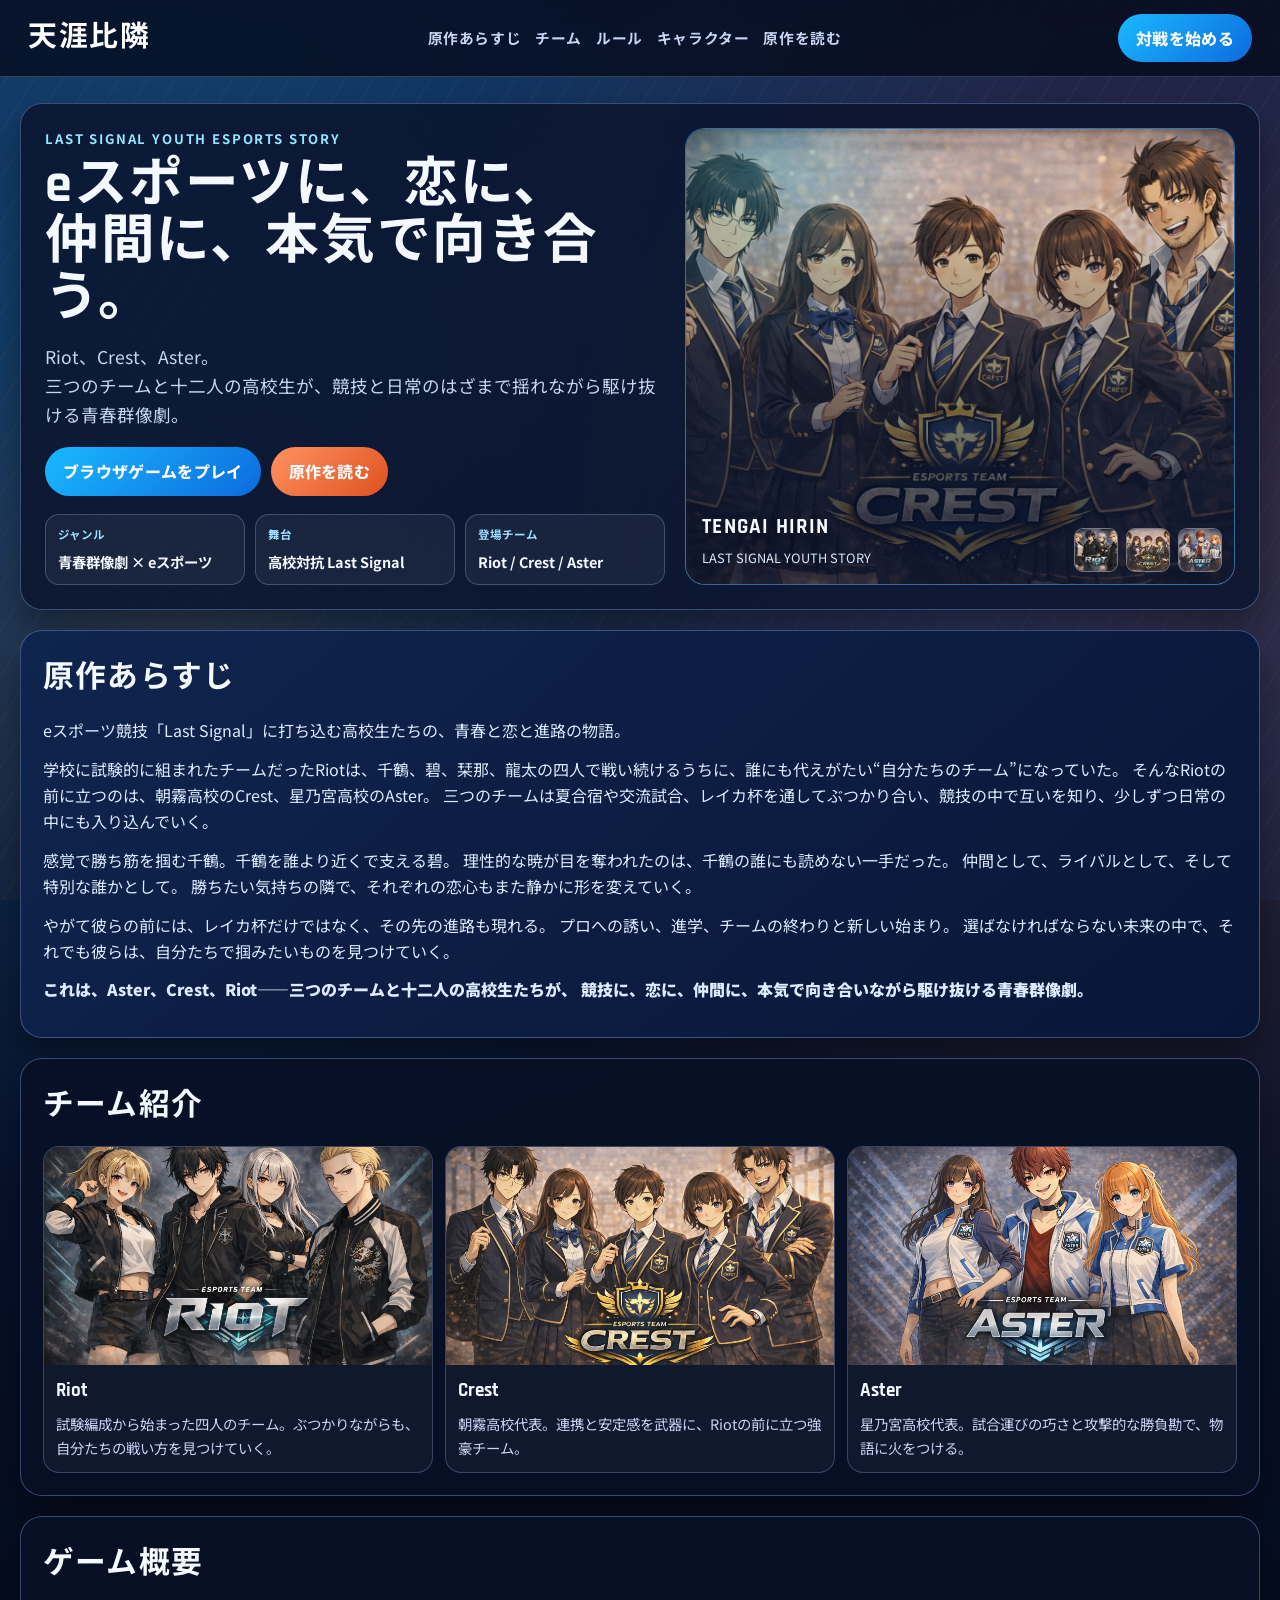
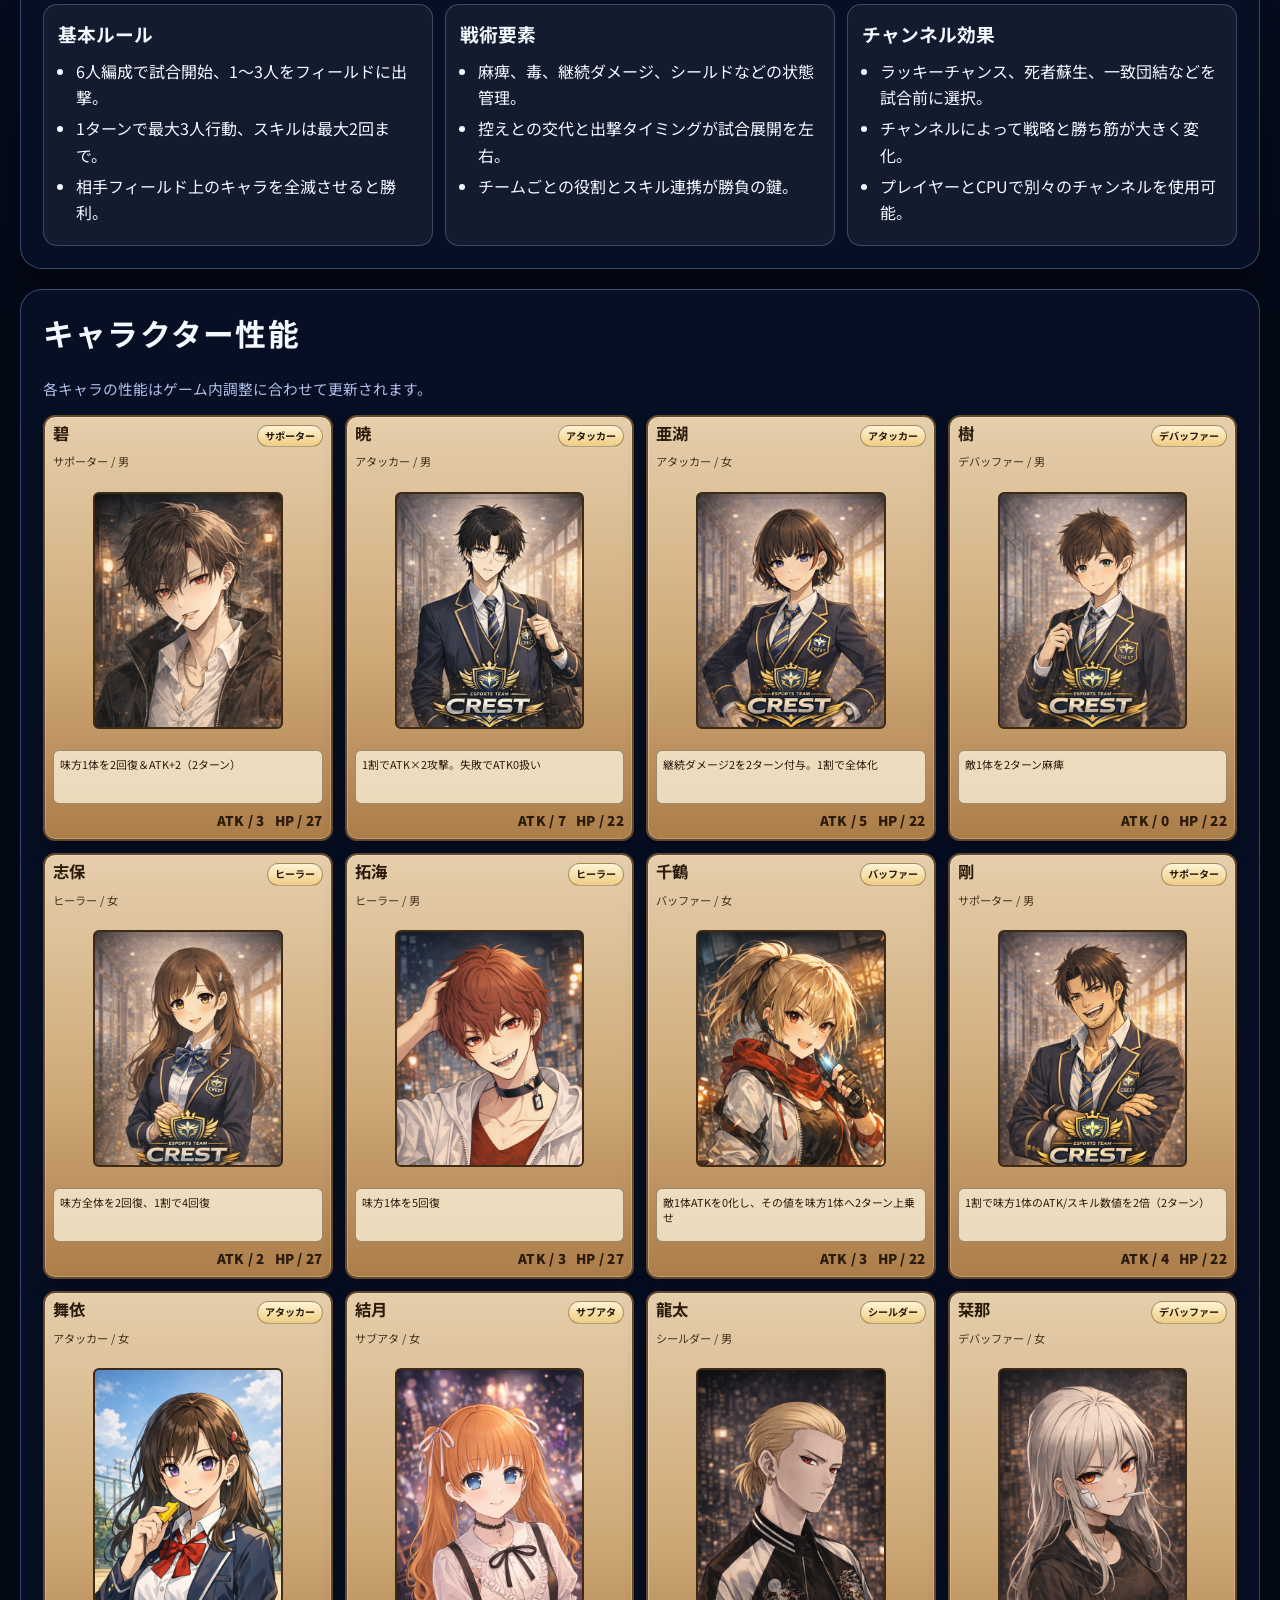
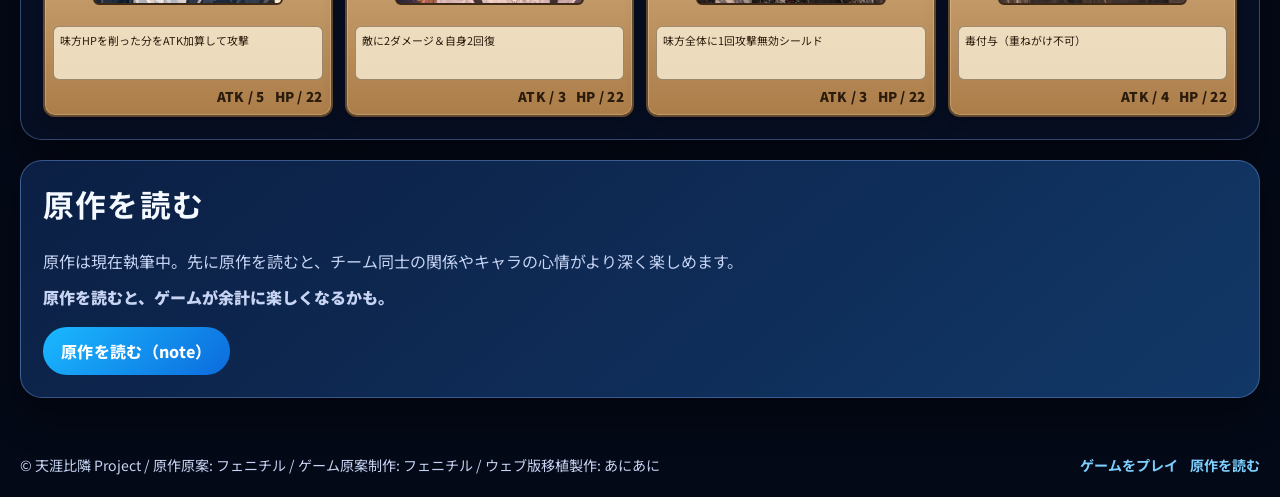
<file: index.html>
<!doctype html>
<html lang="ja">
  <head>
    <meta charset="UTF-8" />
    <meta name="viewport" content="width=device-width, initial-scale=1.0" />
    <title>天涯比隣 | Last Signal 青春群像劇</title>
    <meta
      name="description"
      content="eスポーツ競技『Last Signal』に挑む高校生たちの青春群像劇『天涯比隣』公式ページ。原作あらすじ・チーム紹介・キャラクター性能・ゲームへの導線を掲載。"
    />
    <link rel="preconnect" href="https://fonts.googleapis.com" />
    <link rel="preconnect" href="https://fonts.gstatic.com" crossorigin />
    <link
      href="https://fonts.googleapis.com/css2?family=Rajdhani:wght@500;700&family=Noto+Sans+JP:wght@400;500;700;900&display=swap"
      rel="stylesheet"
    />
    <link rel="stylesheet" href="home.css" />
  </head>
  <body>
    <div class="site-bg" aria-hidden="true"></div>
    <div class="site-glow" aria-hidden="true"></div>

    <header class="site-header">
      <a class="brand" href="#top">天涯比隣</a>
      <nav class="main-nav">
        <a href="#synopsis">原作あらすじ</a>
        <a href="#teams">チーム</a>
        <a href="#rules">ルール</a>
        <a href="#characters">キャラクター</a>
        <a href="#origin">原作を読む</a>
      </nav>
      <div class="header-actions">
        <a class="btn btn-main" href="game.html">対戦を始める</a>
      </div>
    </header>

    <main id="top">
      <section class="hero">
        <div class="hero-copy">
          <p class="hero-kicker">LAST SIGNAL YOUTH ESPORTS STORY</p>
          <h1>
            eスポーツに、恋に、<br />
            仲間に、本気で向き合う。
          </h1>
          <p class="hero-lead">
            Riot、Crest、Aster。<br />
            三つのチームと十二人の高校生が、競技と日常のはざまで揺れながら駆け抜ける青春群像劇。
          </p>
          <div class="hero-actions">
            <a class="btn btn-main" href="game.html">ブラウザゲームをプレイ</a>
            <a class="btn btn-sub" href="#origin">原作を読む</a>
          </div>
          <dl class="quick-spec">
            <div>
              <dt>ジャンル</dt>
              <dd>青春群像劇 × eスポーツ</dd>
            </div>
            <div>
              <dt>舞台</dt>
              <dd>高校対抗 Last Signal</dd>
            </div>
            <div>
              <dt>登場チーム</dt>
              <dd>Riot / Crest / Aster</dd>
            </div>
          </dl>
        </div>

        <div class="hero-visual">
          <div class="hero-frame">
            <div class="hero-placeholder">KEY VISUAL SLOT</div>
          </div>
        </div>
      </section>

      <section id="synopsis" class="panel synopsis-panel">
        <h2>原作あらすじ</h2>
        <p>
          eスポーツ競技「Last Signal」に打ち込む高校生たちの、青春と恋と進路の物語。
        </p>
        <p>
          学校に試験的に組まれたチームだったRiotは、千鶴、碧、栞那、龍太の四人で戦い続けるうちに、誰にも代えがたい“自分たちのチーム”になっていた。
          そんなRiotの前に立つのは、朝霧高校のCrest、星乃宮高校のAster。
          三つのチームは夏合宿や交流試合、レイカ杯を通してぶつかり合い、競技の中で互いを知り、少しずつ日常の中にも入り込んでいく。
        </p>
        <p>
          感覚で勝ち筋を掴む千鶴。千鶴を誰より近くで支える碧。
          理性的な暁が目を奪われたのは、千鶴の誰にも読めない一手だった。
          仲間として、ライバルとして、そして特別な誰かとして。
          勝ちたい気持ちの隣で、それぞれの恋心もまた静かに形を変えていく。
        </p>
        <p>
          やがて彼らの前には、レイカ杯だけではなく、その先の進路も現れる。
          プロへの誘い、進学、チームの終わりと新しい始まり。
          選ばなければならない未来の中で、それでも彼らは、自分たちで掴みたいものを見つけていく。
        </p>
        <p class="synopsis-catch">
          これは、Aster、Crest、Riot――三つのチームと十二人の高校生たちが、
          競技に、恋に、仲間に、本気で向き合いながら駆け抜ける青春群像劇。
        </p>
      </section>

      <section id="teams" class="panel">
        <h2>チーム紹介</h2>
        <div class="team-grid">
          <article class="team-card">
            <img src="assets/イラスト/RIOT.png" alt="Riot チームビジュアル" />
            <h3>Riot</h3>
            <p>試験編成から始まった四人のチーム。ぶつかりながらも、自分たちの戦い方を見つけていく。</p>
          </article>
          <article class="team-card">
            <img src="assets/イラスト/CREST.png" alt="Crest チームビジュアル" />
            <h3>Crest</h3>
            <p>朝霧高校代表。連携と安定感を武器に、Riotの前に立つ強豪チーム。</p>
          </article>
          <article class="team-card">
            <img src="assets/イラスト/ASTER.png" alt="Aster チームビジュアル" />
            <h3>Aster</h3>
            <p>星乃宮高校代表。試合運びの巧さと攻撃的な勝負勘で、物語に火をつける。</p>
          </article>
        </div>
      </section>

      <section id="rules" class="panel">
        <h2>ゲーム概要</h2>
        <div class="rules-grid">
          <article class="rule-card">
            <h3>基本ルール</h3>
            <ul>
              <li>6人編成で試合開始、1〜3人をフィールドに出撃。</li>
              <li>1ターンで最大3人行動、スキルは最大2回まで。</li>
              <li>相手フィールド上のキャラを全滅させると勝利。</li>
            </ul>
          </article>
          <article class="rule-card">
            <h3>戦術要素</h3>
            <ul>
              <li>麻痺、毒、継続ダメージ、シールドなどの状態管理。</li>
              <li>控えとの交代と出撃タイミングが試合展開を左右。</li>
              <li>チームごとの役割とスキル連携が勝負の鍵。</li>
            </ul>
          </article>
          <article class="rule-card">
            <h3>チャンネル効果</h3>
            <ul>
              <li>ラッキーチャンス、死者蘇生、一致団結などを試合前に選択。</li>
              <li>チャンネルによって戦略と勝ち筋が大きく変化。</li>
              <li>プレイヤーとCPUで別々のチャンネルを使用可能。</li>
            </ul>
          </article>
        </div>
      </section>

      <section id="characters" class="panel">
        <h2>キャラクター性能</h2>
        <p class="panel-note">各キャラの性能はゲーム内調整に合わせて更新されます。</p>
        <div id="rosterGrid" class="roster-grid"></div>
      </section>

      <section id="origin" class="panel origin-panel">
        <h2>原作を読む</h2>
        <p>
          原作は現在執筆中。先に原作を読むと、チーム同士の関係やキャラの心情がより深く楽しめます。
        </p>
        <p class="origin-catch">原作を読むと、ゲームが余計に楽しくなるかも。</p>
        <a class="btn btn-main origin-btn" href="https://note.com/jz_fenichil" target="_blank" rel="noopener noreferrer">
          原作を読む（note）
        </a>
      </section>
    </main>

    <footer class="site-footer">
      <p>© 天涯比隣 Project / 原作原案: フェニチル / ゲーム原案制作: フェニチル / ウェブ版移植製作: あにあに</p>
      <div>
        <a href="game.html">ゲームをプレイ</a>
        <a href="https://note.com/jz_fenichil" target="_blank" rel="noopener noreferrer">原作を読む</a>
      </div>
    </footer>

    <script src="home.js"></script>
  </body>
</html>
</file>
<file: home.css>
:root {
  --bg-0: #040917;
  --bg-1: #0b1e4b;
  --ink: #f4f8ff;
  --ink-sub: #c7d4f3;
  --line: rgba(145, 180, 255, 0.35);
  --panel: rgba(11, 20, 46, 0.86);
  --panel-strong: rgba(8, 16, 38, 0.94);
  --accent: #38c8ff;
  --accent-2: #ff7d4a;
  --shadow: 0 18px 36px rgba(0, 0, 0, 0.42);
}

* {
  box-sizing: border-box;
}

html,
body {
  margin: 0;
  padding: 0;
}

body {
  min-height: 100vh;
  font-family: "Noto Sans JP", sans-serif;
  color: var(--ink);
  line-height: 1.65;
  background:
    radial-gradient(circle at 12% 8%, rgba(56, 200, 255, 0.24), transparent 26%),
    radial-gradient(circle at 90% 14%, rgba(255, 125, 74, 0.2), transparent 24%),
    linear-gradient(180deg, var(--bg-1), var(--bg-0) 52%);
}

.site-bg {
  position: fixed;
  inset: 0;
  pointer-events: none;
  z-index: -2;
  background:
    repeating-linear-gradient(
      122deg,
      transparent 0,
      transparent 22px,
      rgba(255, 255, 255, 0.025) 22px,
      rgba(255, 255, 255, 0.025) 24px
    );
}

.site-glow {
  position: fixed;
  inset: 0;
  pointer-events: none;
  z-index: -1;
  background:
    radial-gradient(circle at 80% 80%, rgba(40, 122, 255, 0.2), transparent 34%),
    radial-gradient(circle at 14% 76%, rgba(255, 134, 64, 0.14), transparent 30%);
}

.site-header {
  position: sticky;
  top: 0;
  z-index: 30;
  display: flex;
  align-items: center;
  justify-content: space-between;
  gap: 16px;
  padding: 14px 28px;
  border-bottom: 1px solid rgba(184, 207, 255, 0.24);
  backdrop-filter: blur(10px);
  background: rgba(4, 10, 26, 0.76);
}

.brand {
  text-decoration: none;
  color: #ffffff;
  font-family: "Rajdhani", "Noto Sans JP", sans-serif;
  font-size: 1.8rem;
  font-weight: 700;
  letter-spacing: 0.06em;
}

.main-nav {
  display: flex;
  align-items: center;
  gap: 14px;
  flex-wrap: wrap;
}

.main-nav a {
  color: var(--ink-sub);
  text-decoration: none;
  font-size: 0.92rem;
  font-weight: 700;
  letter-spacing: 0.04em;
}

.main-nav a:hover {
  color: #ffffff;
}

.header-actions {
  display: flex;
  align-items: center;
}

main {
  width: min(1240px, calc(100% - 32px));
  margin: 26px auto 56px;
  display: grid;
  gap: 20px;
}

.hero,
.panel {
  border-radius: 22px;
  border: 1px solid var(--line);
  box-shadow: var(--shadow);
}

.hero {
  background: var(--panel);
  display: grid;
  grid-template-columns: 1.06fr 0.94fr;
  gap: 20px;
  padding: 24px;
}

.hero-kicker {
  margin: 0 0 8px;
  font-size: 0.82rem;
  letter-spacing: 0.14em;
  color: #93e7ff;
  font-weight: 700;
}

.hero-copy h1 {
  margin: 0;
  font-family: "Rajdhani", "Noto Sans JP", sans-serif;
  font-size: clamp(2rem, 4.2vw, 3.35rem);
  line-height: 1.06;
  letter-spacing: 0.03em;
}

.hero-lead {
  margin-top: 14px;
  color: var(--ink-sub);
  font-size: clamp(0.98rem, 1.4vw, 1.1rem);
}

.hero-actions {
  margin-top: 18px;
  display: flex;
  flex-wrap: wrap;
  gap: 10px;
}

.btn {
  border: none;
  border-radius: 999px;
  padding: 11px 18px;
  font-weight: 800;
  text-decoration: none;
  letter-spacing: 0.02em;
  transition: transform 0.15s ease;
}

.btn:hover {
  transform: translateY(-2px);
}

.btn-main {
  color: #fff;
  background: linear-gradient(135deg, #1ab9ff, #0c6bdd);
}

.btn-sub {
  color: #fff;
  background: linear-gradient(135deg, #ff9360, #de5120);
}

.quick-spec {
  margin: 18px 0 0;
  display: grid;
  grid-template-columns: repeat(3, minmax(0, 1fr));
  gap: 10px;
}

.quick-spec div {
  border-radius: 14px;
  border: 1px solid rgba(183, 210, 255, 0.26);
  background: rgba(255, 255, 255, 0.05);
  padding: 10px 12px;
}

.quick-spec dt {
  font-size: 0.72rem;
  color: #9adfff;
  font-weight: 700;
}

.quick-spec dd {
  margin: 6px 0 0;
  font-weight: 700;
  font-size: 0.9rem;
}

.hero-visual {
  display: grid;
}

.hero-frame {
  border-radius: 20px;
  border: 1px solid rgba(96, 187, 255, 0.5);
  min-height: 420px;
  overflow: hidden;
  background:
    linear-gradient(150deg, rgba(8, 20, 52, 0.94), rgba(14, 53, 94, 0.86)),
    repeating-linear-gradient(
      120deg,
      rgba(255, 255, 255, 0.06),
      rgba(255, 255, 255, 0.06) 2px,
      transparent 2px,
      transparent 16px
    );
}

.hero-placeholder {
  width: 100%;
  height: 100%;
  position: relative;
}

.hero-stage {
  position: relative;
  width: 100%;
  height: 100%;
  overflow: hidden;
}

.hero-char {
  position: absolute;
  inset: 0;
  width: 100%;
  height: 100%;
  object-fit: cover;
  object-position: center;
  opacity: 0;
  transform: scale(1.06);
  transition:
    opacity 0.55s ease,
    transform 2.8s ease;
}

.hero-char.is-active {
  opacity: 1;
  transform: scale(1);
}

.hero-stage-gradient {
  position: absolute;
  inset: 0;
  background:
    linear-gradient(180deg, rgba(4, 14, 42, 0.02) 10%, rgba(4, 14, 42, 0.72) 84%),
    radial-gradient(circle at 14% 10%, rgba(35, 205, 255, 0.28), transparent 30%);
}

.hero-caption {
  position: absolute;
  left: 16px;
  bottom: 16px;
  display: grid;
  gap: 2px;
  text-shadow: 0 4px 12px rgba(0, 0, 0, 0.45);
}

.hero-caption strong {
  font-family: "Rajdhani", "Noto Sans JP", sans-serif;
  font-size: 1.3rem;
  letter-spacing: 0.06em;
}

.hero-caption span {
  font-size: 0.8rem;
  color: #d7e8ff;
}

.hero-logo-row {
  position: absolute;
  right: 12px;
  bottom: 12px;
  display: flex;
  gap: 8px;
}

.hero-logo {
  width: 44px;
  height: 44px;
  border-radius: 9px;
  object-fit: cover;
  border: 1px solid rgba(255, 255, 255, 0.34);
  background: rgba(255, 255, 255, 0.1);
}

.panel {
  background: var(--panel-strong);
  padding: 22px;
}

.panel h2 {
  margin: 0 0 14px;
  font-family: "Rajdhani", "Noto Sans JP", sans-serif;
  font-size: clamp(1.6rem, 2.4vw, 2.1rem);
  letter-spacing: 0.04em;
}

.panel-note {
  margin: 0 0 14px;
  color: #adbee8;
  font-size: 0.92rem;
}

.synopsis-panel {
  background:
    linear-gradient(140deg, rgba(16, 39, 84, 0.88), rgba(10, 22, 56, 0.94)),
    var(--panel-strong);
}

.synopsis-panel p {
  margin: 0 0 12px;
  color: #deebff;
}

.synopsis-catch {
  margin-top: 4px;
  font-weight: 900;
  color: #86e3ff;
}

.team-grid {
  display: grid;
  grid-template-columns: repeat(3, minmax(0, 1fr));
  gap: 12px;
}

.team-card {
  border-radius: 16px;
  border: 1px solid rgba(171, 205, 255, 0.26);
  background: rgba(255, 255, 255, 0.04);
  overflow: hidden;
}

.team-card img {
  width: 100%;
  aspect-ratio: 16 / 9;
  object-fit: cover;
  display: block;
}

.team-card h3 {
  margin: 10px 12px 6px;
  font-size: 1.2rem;
  font-family: "Rajdhani", "Noto Sans JP", sans-serif;
}

.team-card p {
  margin: 0 12px 12px;
  color: var(--ink-sub);
  font-size: 0.9rem;
}

.rules-grid {
  display: grid;
  grid-template-columns: repeat(3, minmax(0, 1fr));
  gap: 12px;
}

.rule-card {
  border-radius: 14px;
  border: 1px solid rgba(171, 205, 255, 0.26);
  background: rgba(255, 255, 255, 0.05);
  padding: 14px;
}

.rule-card h3 {
  margin: 0 0 8px;
}

.rule-card ul {
  margin: 0;
  padding-left: 18px;
}

.rule-card li {
  margin: 5px 0;
}

.roster-grid {
  display: grid;
  grid-template-columns: repeat(4, minmax(0, 1fr));
  gap: 12px;
}

.roster-card {
  background: linear-gradient(180deg, #e5ceab 0%, #cfaa79 56%, #ab7d49 100%);
  border: 2px solid #63472a;
  border-radius: 12px;
  box-shadow:
    inset 0 0 0 1px rgba(255, 255, 255, 0.22),
    0 10px 22px rgba(0, 0, 0, 0.28);
  padding: 8px;
  color: #2a1b0c;
  display: grid;
  gap: 5px;
}

.roster-card-header {
  display: flex;
  justify-content: space-between;
  gap: 6px;
  align-items: flex-start;
}

.roster-card-header h3 {
  margin: 0;
  font-size: 1.02rem;
  line-height: 1.1;
}

.roster-role {
  border-radius: 999px;
  border: 1px solid rgba(58, 36, 16, 0.4);
  background: linear-gradient(180deg, #fff4d5, #efcd82);
  font-size: 0.63rem;
  padding: 2px 7px;
  font-weight: 700;
  flex-shrink: 0;
}

.roster-type {
  font-size: 0.7rem;
  color: #47301b;
}

.roster-art-frame {
  border: 2px solid #3f2a15;
  border-radius: 6px;
  overflow: hidden;
  background: linear-gradient(180deg, #101a2f, #101b37);
  aspect-ratio: 4 / 5;
  display: grid;
  place-items: center;
  position: relative;
}

.roster-art-image {
  width: 100%;
  height: 100%;
  object-fit: contain;
  object-position: center;
}

.roster-art-image.is-hidden {
  display: none;
}

.roster-art-placeholder {
  position: absolute;
  inset: 0;
  display: grid;
  place-items: center;
  font-size: 0.72rem;
  color: #d6e4ff;
  letter-spacing: 0.04em;
  pointer-events: none;
}

.roster-art-frame.has-image .roster-art-placeholder {
  display: none;
}

.roster-effect {
  border-radius: 6px;
  border: 1px solid rgba(58, 36, 16, 0.45);
  background: rgba(255, 247, 225, 0.74);
  padding: 6px;
  font-size: 0.68rem;
  line-height: 1.35;
  min-height: 54px;
}

.roster-effect p {
  margin: 0;
}

.roster-stats {
  display: flex;
  justify-content: flex-end;
  gap: 10px;
  font-size: 0.84rem;
  font-weight: 900;
  letter-spacing: 0.02em;
}

.origin-panel {
  background:
    linear-gradient(140deg, rgba(12, 34, 73, 0.86), rgba(20, 64, 118, 0.82)),
    var(--panel-strong);
}

.origin-panel p {
  margin: 0 0 10px;
  color: var(--ink-sub);
}

.origin-catch {
  font-weight: 900;
  color: #7ae1ff;
}

.origin-btn {
  display: inline-block;
  margin-top: 6px;
}

.site-footer {
  margin: 0 auto 20px;
  width: min(1240px, calc(100% - 32px));
  display: flex;
  justify-content: space-between;
  align-items: center;
  gap: 14px;
  flex-wrap: wrap;
  color: var(--ink-sub);
  font-size: 0.88rem;
}

.site-footer p {
  margin: 0;
}

.site-footer div {
  display: flex;
  gap: 12px;
}

.site-footer a {
  color: #7ccfff;
  text-decoration: none;
  font-weight: 700;
}

.site-footer a:hover {
  text-decoration: underline;
}

@media (max-width: 1100px) {
  .hero {
    grid-template-columns: 1fr;
  }

  .quick-spec,
  .team-grid,
  .rules-grid {
    grid-template-columns: 1fr;
  }

  .hero-frame {
    min-height: 360px;
  }

  .roster-grid {
    grid-template-columns: repeat(2, minmax(0, 1fr));
  }
}

@media (max-width: 700px) {
  .site-header {
    padding: 12px 14px;
    display: grid;
    grid-template-columns: 1fr;
    gap: 10px;
  }

  .brand {
    font-size: 1.55rem;
  }

  .main-nav {
    gap: 10px;
  }

  .main-nav a {
    font-size: 0.82rem;
  }

  main {
    width: calc(100% - 20px);
    margin-top: 14px;
  }

  .hero,
  .panel {
    padding: 14px;
    border-radius: 14px;
  }

  .hero-frame {
    min-height: 220px;
  }

  .hero-caption strong {
    font-size: 1.02rem;
  }

  .hero-logo {
    width: 34px;
    height: 34px;
  }

  .roster-grid {
    grid-template-columns: 1fr;
  }

  .site-footer {
    width: calc(100% - 20px);
  }
}
</file>
